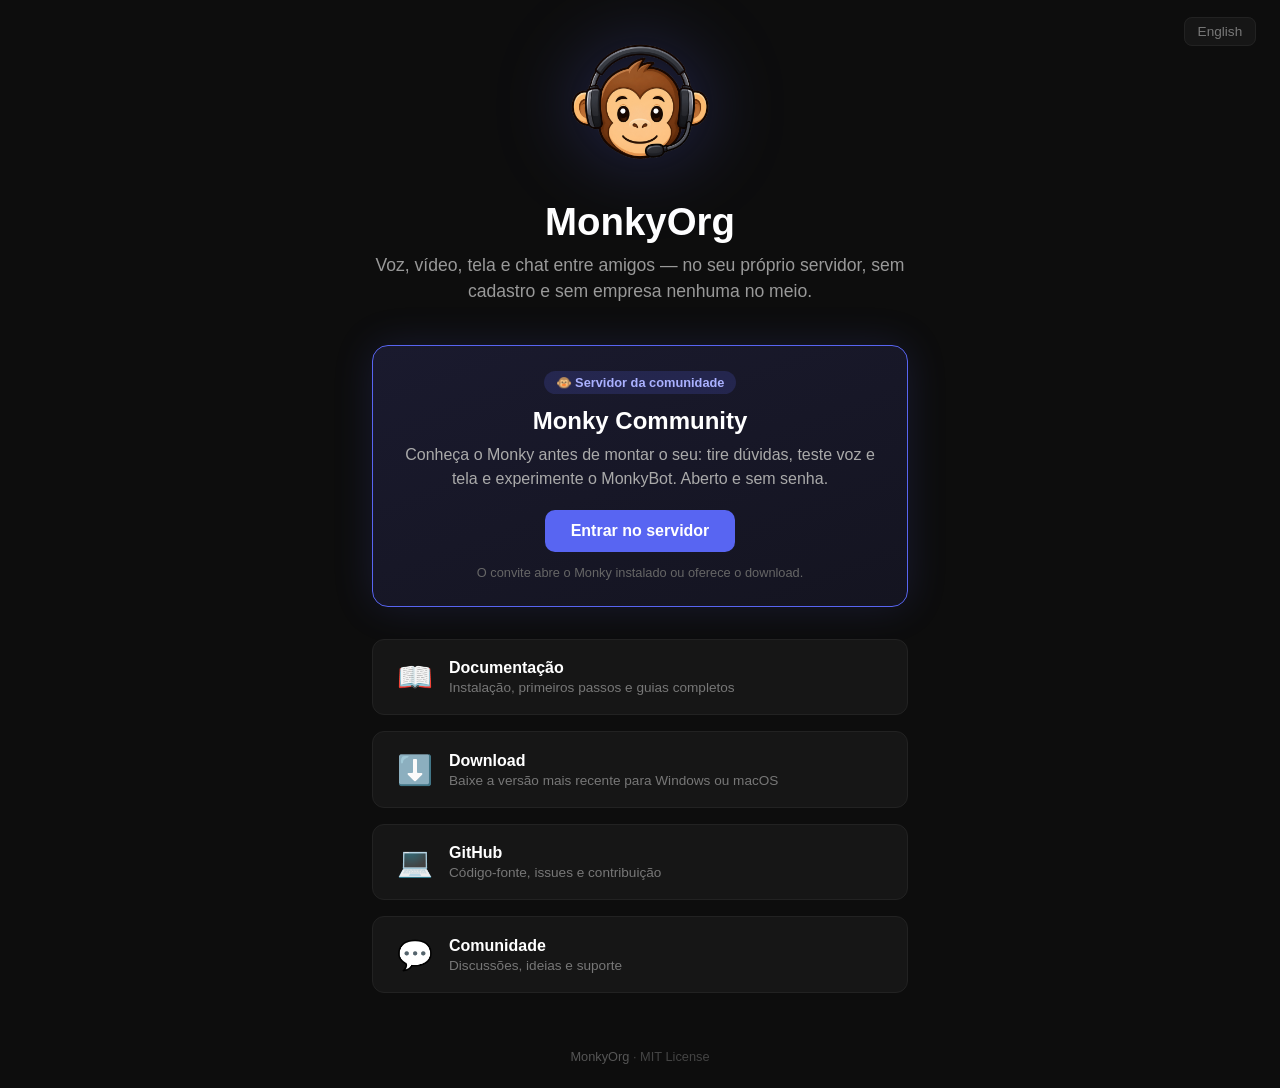
<file: index.html>
<!DOCTYPE html>
<html lang="pt-BR">
<head>
  <meta charset="UTF-8">
  <meta name="viewport" content="width=device-width, initial-scale=1.0">
  <title>MonkyOrg</title>
  <meta name="description" content="Monky — Voz, vídeo, tela e chat entre amigos, no seu próprio servidor.">
  <link rel="canonical" href="https://monkyorg.github.io/">
  <meta property="og:type" content="website">
  <meta property="og:site_name" content="Monky">
  <meta property="og:locale" content="pt_BR">
  <meta property="og:locale:alternate" content="en_US">
  <meta property="og:url" content="https://monkyorg.github.io/">
  <meta property="og:title" content="MonkyOrg | Chat, voz e vídeo em servidores seus">
  <meta property="og:description" content="Voz, vídeo, tela e chat entre amigos, no seu próprio servidor. Sem cadastro e sem empresa nenhuma no meio.">
  <meta property="og:image" content="https://monkyorg.github.io/og/home-pt.jpg">
  <meta property="og:image:type" content="image/jpeg">
  <meta property="og:image:width" content="1200">
  <meta property="og:image:height" content="630">
  <meta property="og:image:alt" content="Mascote do Monky ao lado do nome Monky e da frase No seu próprio servidor, com os recursos chat, voz, vídeo e tela.">
  <meta name="twitter:card" content="summary_large_image">
  <meta name="twitter:title" content="MonkyOrg | Chat, voz e vídeo em servidores seus">
  <meta name="twitter:description" content="Voz, vídeo, tela e chat entre amigos, no seu próprio servidor. Sem cadastro e sem empresa nenhuma no meio.">
  <meta name="twitter:image" content="https://monkyorg.github.io/og/home-pt.jpg">
  <meta name="twitter:image:alt" content="Mascote do Monky ao lado do nome Monky e da frase No seu próprio servidor, com os recursos chat, voz, vídeo e tela.">
  <link rel="icon" href="/logo.png" type="image/png">
  <link rel="alternate" hreflang="pt-BR" href="https://monkyorg.github.io/">
  <link rel="alternate" hreflang="en" href="https://monkyorg.github.io/en/">
  <link rel="alternate" hreflang="x-default" href="https://monkyorg.github.io/">
  <script src="/lang.js"></script>
  <link rel="stylesheet" href="/styles.css">
</head>
<body>
  <nav class="translations">
    <a href="/en/" hreflang="en">English</a>
  </nav>

  <main>
    <img src="/logo.png" alt="Monky" class="logo">
    <h1>MonkyOrg</h1>
    <p class="tagline">Voz, vídeo, tela e chat entre amigos — no seu próprio servidor, sem cadastro e sem empresa nenhuma no meio.</p>

    <section class="community" aria-labelledby="community-title">
      <div class="community-badge">🐵 Servidor da comunidade</div>
      <h2 id="community-title">Monky Community</h2>
      <p>Conheça o Monky antes de montar o seu: tire dúvidas, teste voz e tela e experimente o MonkyBot. Aberto e sem senha.</p>
      <a class="community-button" href="https://monkyorg.github.io/Monky/convite/#~EYmDv64PTW9ua3kgQ29tbXVuaXR5">Entrar no servidor</a>
      <div class="community-hint">O convite abre o Monky instalado ou oferece o download.</div>
    </section>

    <div class="cards">
      <a class="card" href="https://monkyorg.github.io/Monky/">
        <span class="card-icon">📖</span>
        <div class="card-content">
          <div class="card-title">Documentação</div>
          <div class="card-desc">Instalação, primeiros passos e guias completos</div>
        </div>
      </a>

      <a class="card" href="https://monkyorg.github.io/Monky/download.html">
        <span class="card-icon">⬇️</span>
        <div class="card-content">
          <div class="card-title">Download</div>
          <div class="card-desc">Baixe a versão mais recente para Windows ou macOS</div>
        </div>
      </a>

      <a class="card" href="https://github.com/MonkyOrg/Monky">
        <span class="card-icon">💻</span>
        <div class="card-content">
          <div class="card-title">GitHub</div>
          <div class="card-desc">Código-fonte, issues e contribuição</div>
        </div>
      </a>

      <a class="card" href="https://github.com/MonkyOrg/Monky/discussions">
        <span class="card-icon">💬</span>
        <div class="card-content">
          <div class="card-title">Comunidade</div>
          <div class="card-desc">Discussões, ideias e suporte</div>
        </div>
      </a>
    </div>
  </main>

  <footer>
    <a href="https://github.com/MonkyOrg">MonkyOrg</a> · MIT License
  </footer>
</body>
</html>
</file>
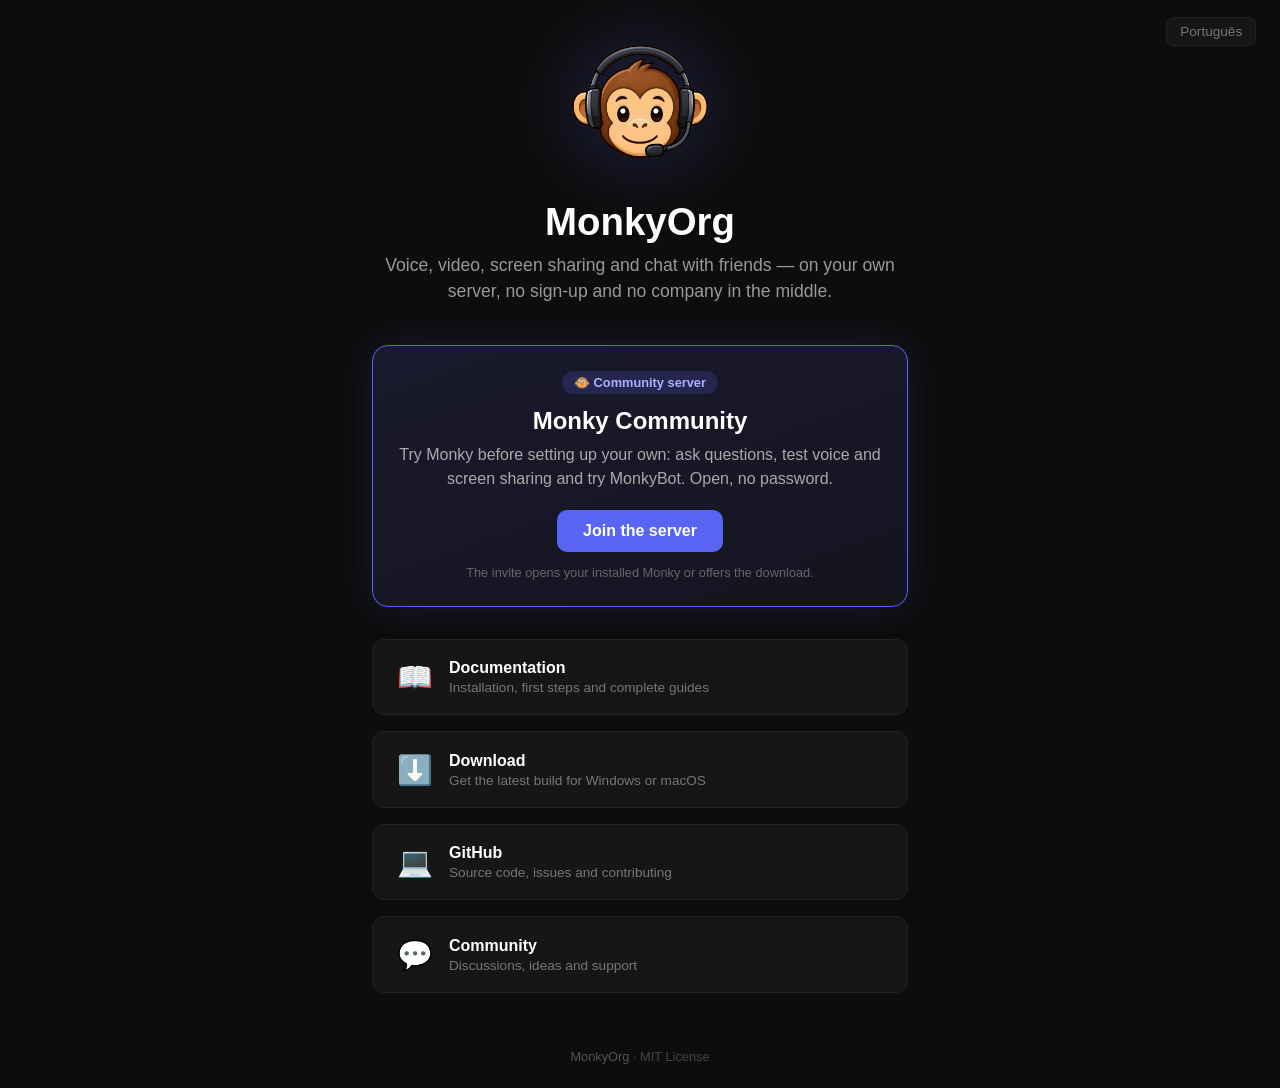
<file: en/index.html>
<!DOCTYPE html>
<html lang="en">
<head>
  <meta charset="UTF-8">
  <meta name="viewport" content="width=device-width, initial-scale=1.0">
  <title>MonkyOrg</title>
  <meta name="description" content="Monky — Voice, video, screen sharing and chat with friends, on your own server.">
  <link rel="canonical" href="https://monkyorg.github.io/en/">
  <meta property="og:type" content="website">
  <meta property="og:site_name" content="Monky">
  <meta property="og:locale" content="en_US">
  <meta property="og:locale:alternate" content="pt_BR">
  <meta property="og:url" content="https://monkyorg.github.io/en/">
  <meta property="og:title" content="MonkyOrg | Chat, voice and video on servers you own">
  <meta property="og:description" content="Voice, video, screen sharing and chat with friends, on your own server. No sign-up and no company in the middle.">
  <meta property="og:image" content="https://monkyorg.github.io/og/home-en.jpg">
  <meta property="og:image:type" content="image/jpeg">
  <meta property="og:image:width" content="1200">
  <meta property="og:image:height" content="630">
  <meta property="og:image:alt" content="The Monky mascot next to the name Monky and the phrase On your own server, with the features chat, voice, video and screen.">
  <meta name="twitter:card" content="summary_large_image">
  <meta name="twitter:title" content="MonkyOrg | Chat, voice and video on servers you own">
  <meta name="twitter:description" content="Voice, video, screen sharing and chat with friends, on your own server. No sign-up and no company in the middle.">
  <meta name="twitter:image" content="https://monkyorg.github.io/og/home-en.jpg">
  <meta name="twitter:image:alt" content="The Monky mascot next to the name Monky and the phrase On your own server, with the features chat, voice, video and screen.">
  <link rel="icon" href="/logo.png" type="image/png">
  <link rel="alternate" hreflang="pt-BR" href="https://monkyorg.github.io/">
  <link rel="alternate" hreflang="en" href="https://monkyorg.github.io/en/">
  <link rel="alternate" hreflang="x-default" href="https://monkyorg.github.io/">
  <script src="/lang.js"></script>
  <link rel="stylesheet" href="/styles.css">
</head>
<body>
  <nav class="translations">
    <a href="/" hreflang="pt-BR">Português</a>
  </nav>

  <main>
    <img src="/logo.png" alt="Monky" class="logo">
    <h1>MonkyOrg</h1>
    <p class="tagline">Voice, video, screen sharing and chat with friends — on your own server, no sign-up and no company in the middle.</p>

    <section class="community" aria-labelledby="community-title">
      <div class="community-badge">🐵 Community server</div>
      <h2 id="community-title">Monky Community</h2>
      <p>Try Monky before setting up your own: ask questions, test voice and screen sharing and try MonkyBot. Open, no password.</p>
      <a class="community-button" href="https://monkyorg.github.io/Monky/en/convite/#~EYmDv64PTW9ua3kgQ29tbXVuaXR5">Join the server</a>
      <div class="community-hint">The invite opens your installed Monky or offers the download.</div>
    </section>

    <div class="cards">
      <a class="card" href="https://monkyorg.github.io/Monky/en/">
        <span class="card-icon">📖</span>
        <div class="card-content">
          <div class="card-title">Documentation</div>
          <div class="card-desc">Installation, first steps and complete guides</div>
        </div>
      </a>

      <a class="card" href="https://monkyorg.github.io/Monky/en/download.html">
        <span class="card-icon">⬇️</span>
        <div class="card-content">
          <div class="card-title">Download</div>
          <div class="card-desc">Get the latest build for Windows or macOS</div>
        </div>
      </a>

      <a class="card" href="https://github.com/MonkyOrg/Monky">
        <span class="card-icon">💻</span>
        <div class="card-content">
          <div class="card-title">GitHub</div>
          <div class="card-desc">Source code, issues and contributing</div>
        </div>
      </a>

      <a class="card" href="https://github.com/MonkyOrg/Monky/discussions">
        <span class="card-icon">💬</span>
        <div class="card-content">
          <div class="card-title">Community</div>
          <div class="card-desc">Discussions, ideas and support</div>
        </div>
      </a>
    </div>
  </main>

  <footer>
    <a href="https://github.com/MonkyOrg">MonkyOrg</a> · MIT License
  </footer>
</body>
</html>
</file>
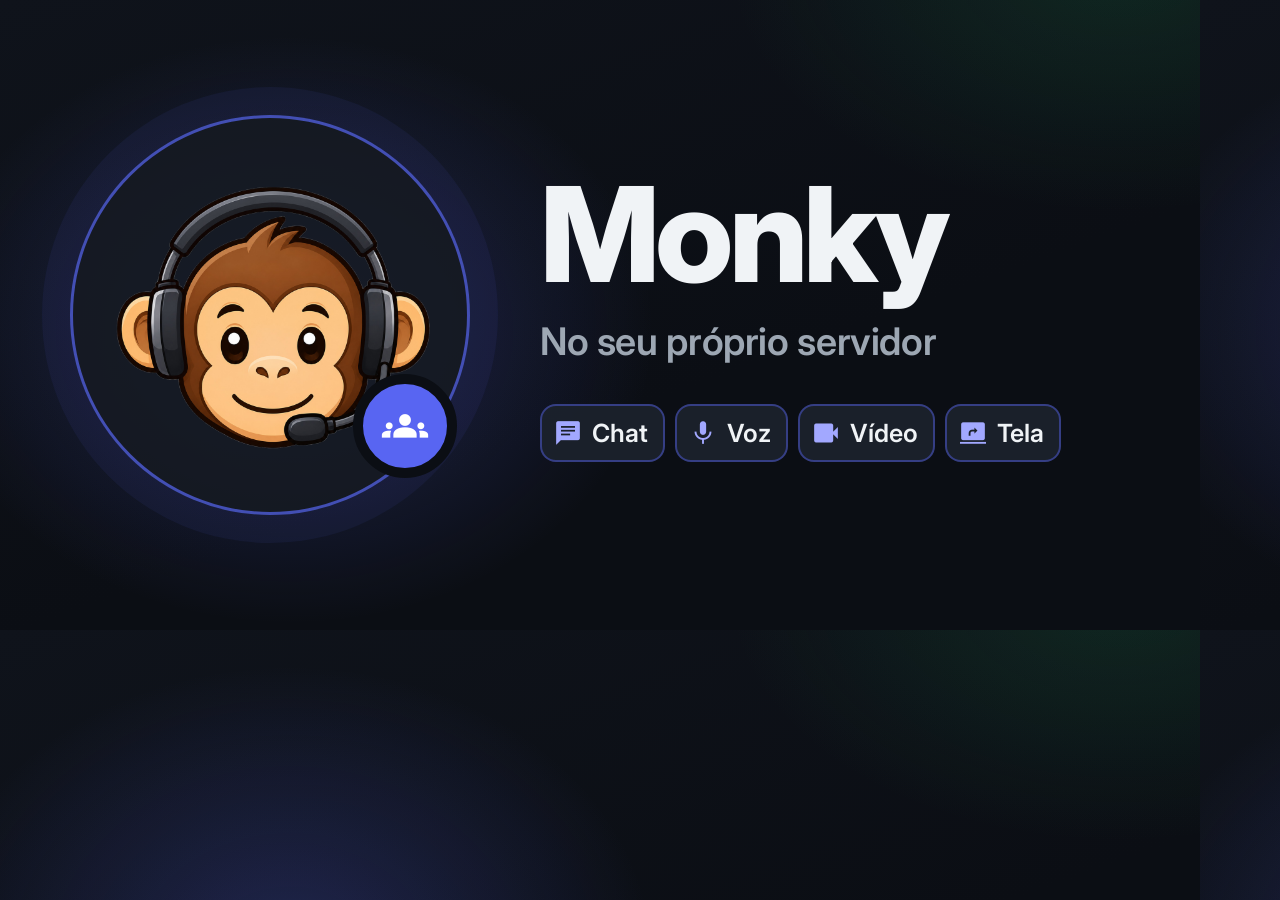
<file: _og/template.html>
<!doctype html>
<!--
  Modelo da imagem de prévia (Open Graph) do site da org. Não é publicado: a
  pasta começa com `_`, e o Jekyll do GitHub Pages ignora. O `gerar.mjs` desta
  pasta abre este arquivo num Chrome/Edge headless, uma vez por idioma
  (`?lang=pt`), e salva o JPEG em `og/`. Mesma identidade do modelo da
  documentação (MonkyOrg/Monky, `docs-site/og/template.html`).
-->
<html>
<head>
<meta charset="utf-8">
<link rel="stylesheet" href="https://fonts.googleapis.com/css2?family=Inter:wght@600;800&display=block">
<link rel="stylesheet" href="https://fonts.googleapis.com/css2?family=Material+Symbols+Outlined:opsz,wght,FILL,GRAD@48,500,1,0&display=block">
<style>
  :root {
    --bg-app: #0b0e14;
    --accent: #5865f2;
    --text-primary: #f0f3f6;
    --text-secondary: #9da7b3;
  }
  * { margin: 0; padding: 0; box-sizing: border-box; }
  html, body { width: 1200px; height: 630px; overflow: hidden; }
  body {
    position: relative;
    font-family: 'Inter', sans-serif;
    color: var(--text-primary);
    background:
      radial-gradient(520px 420px at 290px 330px, rgb(88 101 242 / 26%), transparent 70%),
      radial-gradient(560px 360px at 1120px -40px, rgb(35 165 90 / 16%), transparent 70%),
      linear-gradient(160deg, #0f131b, var(--bg-app) 60%);
  }
  .icon {
    font-family: 'Material Symbols Outlined';
    font-weight: normal;
    font-style: normal;
    line-height: 1;
    letter-spacing: normal;
    text-transform: none;
    white-space: nowrap;
    font-feature-settings: 'liga';
    font-variation-settings: 'FILL' 1, 'wght' 500, 'GRAD' 0, 'opsz' 48;
  }
  .mascot {
    position: absolute;
    left: 70px;
    top: 115px;
    width: 400px;
    height: 400px;
    border-radius: 50%;
    border: 3px solid rgb(88 101 242 / 70%);
    background: rgb(22 27 34 / 85%);
    box-shadow: 0 0 0 28px rgb(88 101 242 / 7%);
  }
  .mascot img {
    position: absolute;
    left: 40px;
    top: 40px;
    width: 320px;
    height: 320px;
  }
  .badge {
    position: absolute;
    right: 10px;
    bottom: 34px;
    width: 104px;
    height: 104px;
    border-radius: 50%;
    border: 10px solid var(--bg-app);
    background: var(--accent);
    display: grid;
    place-items: center;
  }
  .badge .icon { font-size: 46px; color: #fff; }
  .content {
    position: absolute;
    left: 540px;
    right: 50px;
    top: 0;
    bottom: 0;
    display: flex;
    flex-direction: column;
    justify-content: center;
  }
  h1 {
    font-size: 132px;
    font-weight: 800;
    letter-spacing: -0.035em;
    line-height: 1;
  }
  .subtitle {
    margin-top: 18px;
    font-size: 38px;
    font-weight: 600;
    letter-spacing: -0.01em;
    color: var(--text-secondary);
  }
  .chips {
    display: flex;
    gap: 10px;
    margin-top: 40px;
  }
  .chip {
    display: inline-flex;
    align-items: center;
    gap: 10px;
    padding: 12px 15px 12px 12px;
    white-space: nowrap;
    border: 2px solid rgb(88 101 242 / 45%);
    border-radius: 16px;
    background: rgb(28 35 45 / 90%);
    font-size: 25px;
    font-weight: 600;
  }
  .chip .icon {
    font-size: 28px;
    color: #a2a8ff;
  }
</style>
</head>
<body>
  <div class="mascot">
    <img src="../logo.png" alt="">
    <div class="badge"><span class="icon">groups</span></div>
  </div>
  <div class="content">
    <h1>Monky</h1>
    <div class="subtitle" id="subtitle"></div>
    <div class="chips" id="chips"></div>
  </div>
<script>
  const texts = {
    subtitle: { pt: 'No seu próprio servidor', en: 'On your own server' },
    chips: [
      ['chat', { pt: 'Chat', en: 'Chat' }],
      ['mic', { pt: 'Voz', en: 'Voice' }],
      ['videocam', { pt: 'Vídeo', en: 'Video' }],
      ['screen_share', { pt: 'Tela', en: 'Screen' }],
    ],
  };

  const lang = new URLSearchParams(location.search).get('lang') === 'en' ? 'en' : 'pt';
  document.documentElement.lang = lang === 'en' ? 'en' : 'pt-BR';
  document.getElementById('subtitle').textContent = texts.subtitle[lang];
  const chips = document.getElementById('chips');
  for (const [icon, label] of texts.chips) {
    const chip = document.createElement('span');
    chip.className = 'chip';
    const glyph = document.createElement('span');
    glyph.className = 'icon';
    glyph.textContent = icon;
    chip.append(glyph, label[lang]);
    chips.append(chip);
  }
</script>
</body>
</html>
</file>
<file: styles.css>
* { margin: 0; padding: 0; box-sizing: border-box; }

body {
  font-family: -apple-system, BlinkMacSystemFont, 'Segoe UI', Roboto, sans-serif;
  background: #0d0d0d;
  color: #e0e0e0;
  min-height: 100vh;
  display: flex;
  flex-direction: column;
  align-items: center;
  justify-content: center;
}

main {
  text-align: center;
  padding: 2rem;
  max-width: 600px;
}

.logo {
  width: 140px;
  height: 140px;
  border-radius: 28px;
  margin-bottom: 1.5rem;
  filter: drop-shadow(0 0 40px rgba(88, 101, 242, 0.3));
}

h1 {
  font-size: 2.4rem;
  font-weight: 700;
  color: #fff;
  margin-bottom: 0.5rem;
}

.tagline {
  font-size: 1.1rem;
  color: #999;
  margin-bottom: 2.5rem;
  line-height: 1.5;
}

.cards {
  display: flex;
  flex-direction: column;
  gap: 1rem;
  width: 100%;
}

.card {
  display: flex;
  align-items: center;
  gap: 1rem;
  padding: 1.2rem 1.5rem;
  background: #161616;
  border: 1px solid #222;
  border-radius: 12px;
  text-decoration: none;
  color: #e0e0e0;
  transition: border-color 0.2s, background 0.2s;
}

.card:hover {
  border-color: #5865f2;
  background: #1a1a2e;
}

.card-icon {
  font-size: 1.8rem;
  flex-shrink: 0;
}

.card-content {
  text-align: left;
}

.card-title {
  font-size: 1rem;
  font-weight: 600;
  color: #fff;
}

.card-desc {
  font-size: 0.85rem;
  color: #777;
  margin-top: 0.2rem;
}

.translations {
  position: fixed;
  top: 1.5rem;
  right: 1.5rem;
  font-size: 0.85rem;
}

.translations a {
  color: #777;
  text-decoration: none;
  padding: 0.4rem 0.8rem;
  border: 1px solid #222;
  border-radius: 8px;
  background: #161616;
  transition: color 0.2s, border-color 0.2s;
}

.translations a:hover {
  color: #fff;
  border-color: #5865f2;
}

.community {
  margin-bottom: 2rem;
  padding: 1.6rem 1.5rem;
  border: 1px solid #5865f2;
  border-radius: 16px;
  background: linear-gradient(160deg, #1a1a2e 0%, #141420 100%);
  box-shadow: 0 0 40px rgba(88, 101, 242, 0.15);
}

.community-badge {
  display: inline-block;
  padding: 0.25rem 0.75rem;
  border-radius: 999px;
  background: rgba(88, 101, 242, 0.18);
  color: #aab1ff;
  font-size: 0.8rem;
  font-weight: 600;
  margin-bottom: 0.8rem;
}

.community h2 {
  font-size: 1.5rem;
  color: #fff;
  margin-bottom: 0.5rem;
}

.community p {
  color: #aaa;
  line-height: 1.5;
  margin-bottom: 1.2rem;
}

.community-button {
  display: inline-block;
  padding: 0.75rem 1.6rem;
  border-radius: 10px;
  background: #5865f2;
  color: #fff;
  font-weight: 600;
  text-decoration: none;
  transition: background 0.2s;
}

.community-button:hover { background: #4752c4; }
.community-button:focus-visible { outline: 2px solid #fff; outline-offset: 3px; }

.community-hint {
  margin-top: 0.8rem;
  font-size: 0.8rem;
  color: #666;
}

@media (prefers-reduced-motion: reduce) {
  .card, .community-button, .translations a { transition: none; }
}

footer {
  padding: 1.5rem 0;
  font-size: 0.8rem;
  color: #444;
}

footer a {
  color: #555;
  text-decoration: none;
}

footer a:hover { color: #888; }

@media (max-width: 480px) {
  .translations {
    top: 1rem;
    right: 1rem;
  }
}
</file>
